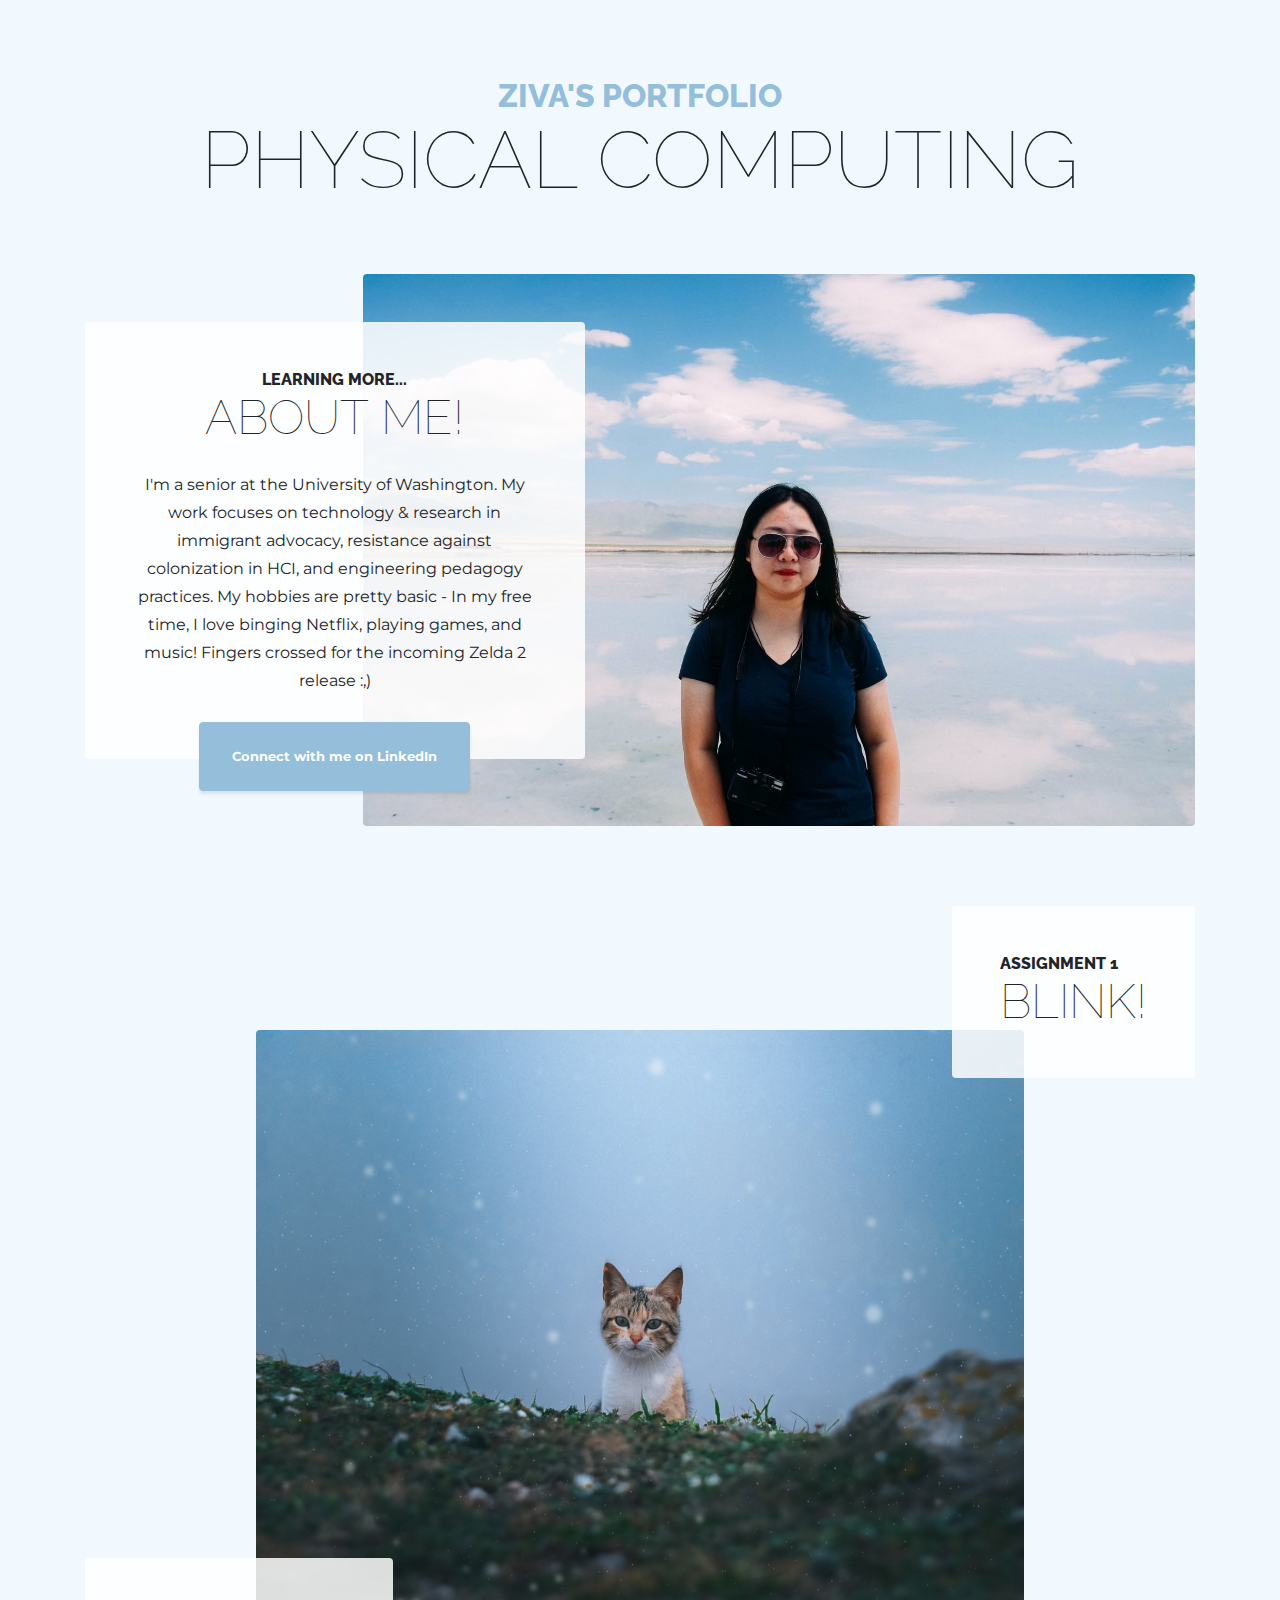
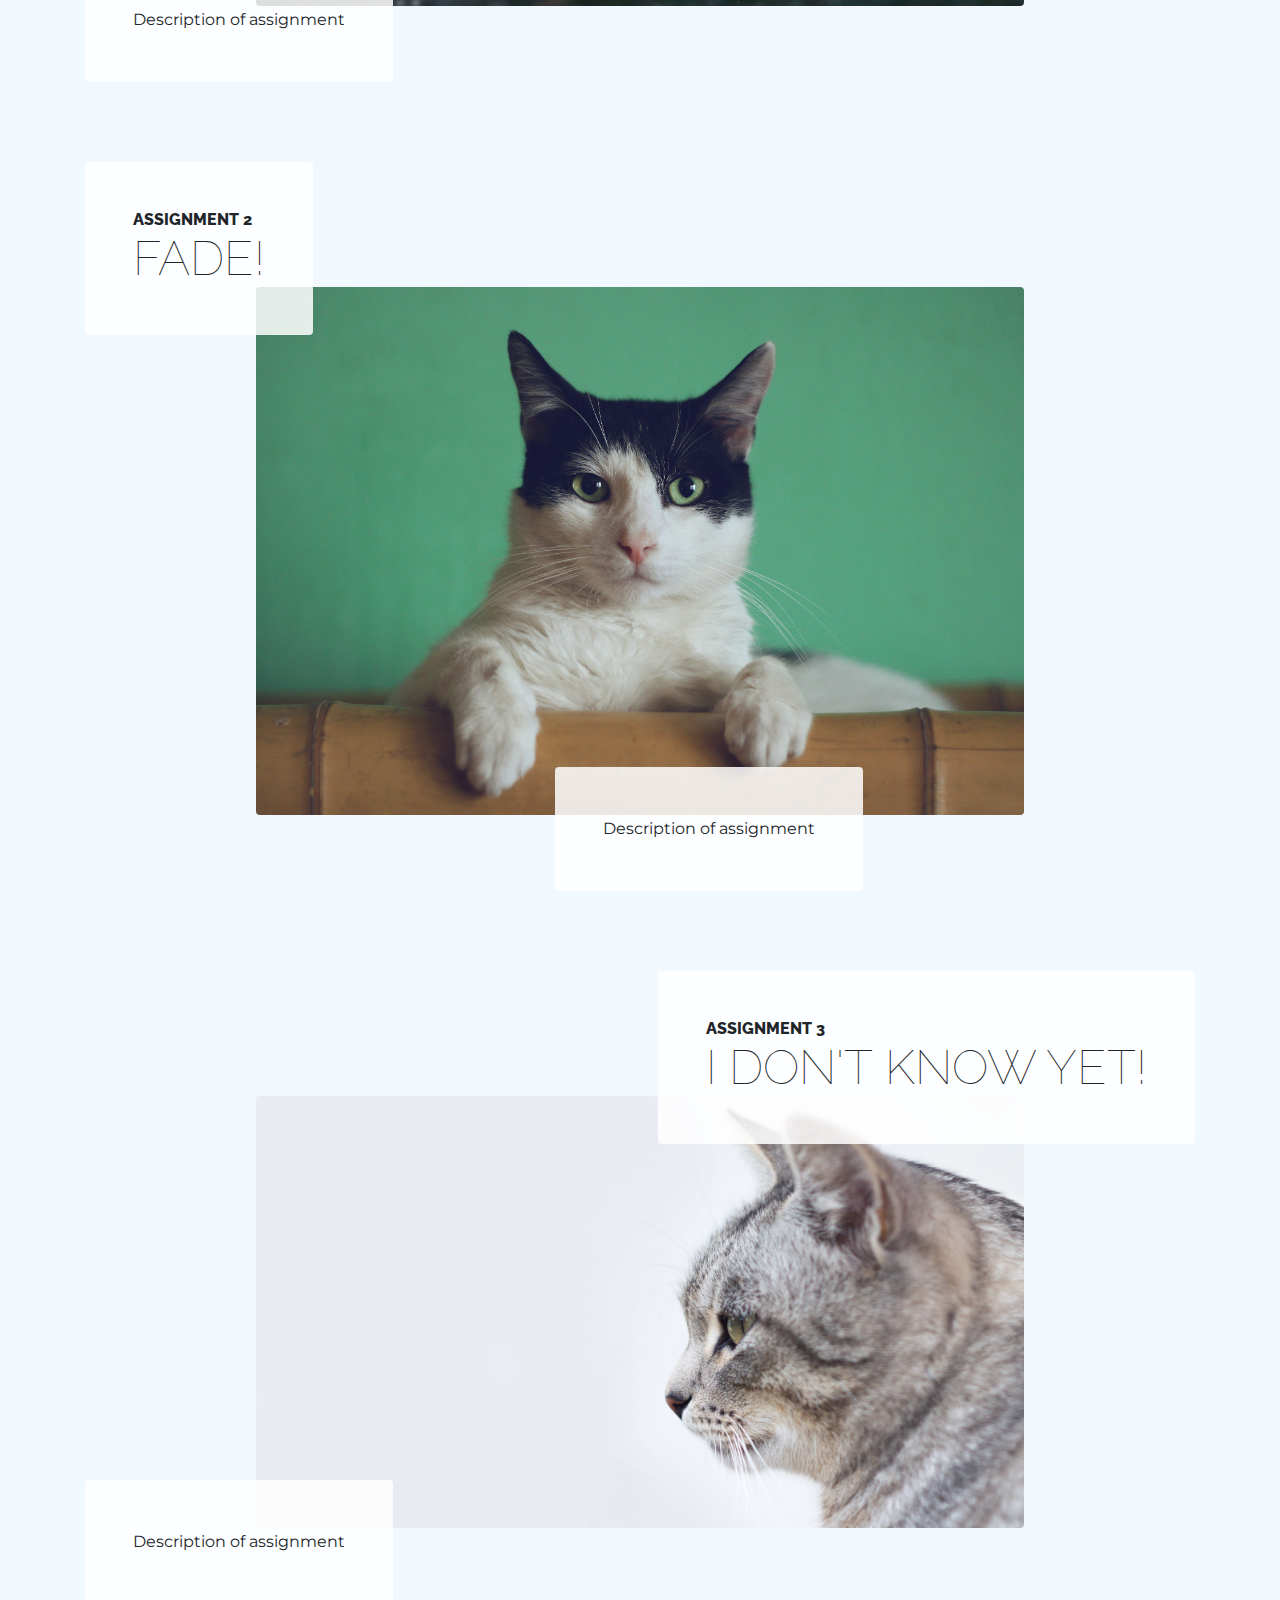
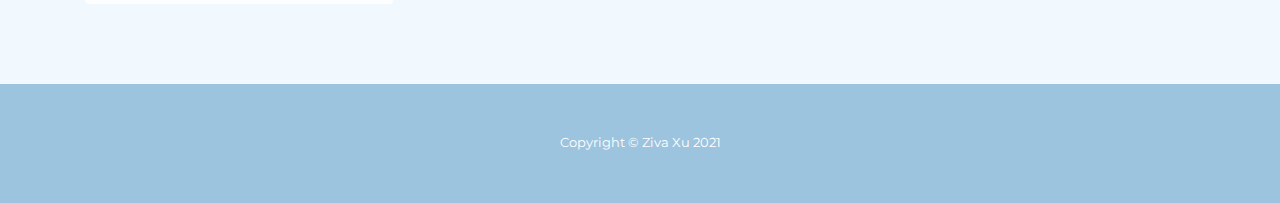
<file: index.html>
<!DOCTYPE html>
<html>
  <head>
    <meta name="viewport" content="width=device-width, initial-scale=1, shrink-to-fit=no">
    <meta name="description" content="">
    <meta name="author" content="">

    <title>Ziva Xu | Physical Computing Portfolio</title>

    <!-- Bootstrap core CSS -->
    <link href="vendor/bootstrap/css/bootstrap.min.css" rel="stylesheet">

    <!-- Custom fonts for this template -->
    <link href="https://fonts.googleapis.com/css?family=Raleway:100,100i,200,200i,300,300i,400,400i,500,500i,600,600i,700,700i,800,800i,900,900i" rel="stylesheet">
    <link href="https://fonts.googleapis.com/css2?family=Montserrat:wght@300;400&display=swap" rel="stylesheet">

    <!-- Custom styles for this template -->
    <link href="css/business-casual.css" rel="stylesheet">
    <link rel="icon" href="img/ziva.png">
  </head>

  <body>
  <h1 class="site-heading text-center text-black d-lg-block">
    <span class="site-heading-upper text-primary mb-3">Ziva's Portfolio</span>
    <span class="site-heading-lower">Physical Computing</span>
  </h1>

  <section class="page-section clearfix">
    <div class="container">
      <div class="intro">
        <img class="intro-img img-fluid mb-3 mb-lg-0 rounded" src="img/intro.jpg" alt="">
        <div class="intro-text left-0 text-center bg-faded p-5 rounded">
          <h2 class="section-heading mb-4">
            <span class="section-heading-upper">Learning more...</span>
            <span class="section-heading-lower">About me!</span>
          </h2>
          <p class="mb-3">I'm a senior at the University of Washington. My work focuses on technology & research in immigrant advocacy, resistance against colonization in HCI, and engineering pedagogy practices. My hobbies are pretty basic - In my free time, I love binging Netflix, playing games, and music! Fingers crossed for the incoming Zelda 2 release :,)
          </p>
          <div class="intro-button mx-auto">
            <a class="btn btn-primary btn-xl" href="https://www.linkedin.com/in/yuxin-xu-ziva/">Connect with me on LinkedIn</a>
          </div>
        </div>
      </div>
    </div>
  </section>

  <section class="page-section">
    <div class="container assignments">
      <div class="assignment-item">
        <div class="assignment-item-title d-flex">
          <div class="bg-faded p-5 d-flex ml-auto rounded">
            <h2 class="section-heading mb-0">
              <span class="section-heading-upper">assignment 1</span>
              <span class="section-heading-lower">Blink!</span>
            </h2>
          </div>
        </div>
        <a href="assignment1">
          <img class="assignment-item-img mx-auto d-flex rounded img-fluid mb-3 mb-lg-0" src="img/assignment-01.jpg" alt="">
        </a>
        <div class="assignment-item-description d-flex mr-auto">
          <div class="bg-faded p-5 rounded">
            <p class="mb-0">Description of assignment</p>
          </div>
        </div>
      </div>
    </div>
  </section>

  <section class="page-section">
    <div class="container assignments">
      <div class="assignment-item">
        <div class="assignment-item-title d-flex">
          <div class="bg-faded p-5 d-flex mr-auto rounded">
            <h2 class="section-heading mb-0">
              <span class="section-heading-upper">assignment 2</span>
              <span class="section-heading-lower">Fade!</span>
            </h2>
          </div>
        </div>
        <a href="assignment2">
          <img class="assignment-item-img mx-auto d-flex rounded img-fluid mb-3 mb-lg-0" src="img/assignment-02.jpg" alt="">
        </a>
        <div class="assignment-item-description d-flex ml-auto">
          <div class="bg-faded p-5 rounded">
            <p class="mb-0">Description of assignment</p>
          </div>
        </div>
      </div>
    </div>
  </section>

  <section class="page-section">
    <div class="container assignments">
      <div class="assignment-item">
        <div class="assignment-item-title d-flex">
          <div class="bg-faded p-5 d-flex ml-auto rounded">
            <h2 class="section-heading mb-0">
              <span class="section-heading-upper">assignment 3</span>
              <span class="section-heading-lower">I don't know yet!</span>
            </h2>
          </div>
        </div>
        <img class="assignment-item-img mx-auto d-flex rounded img-fluid mb-3 mb-lg-0" src="img/assignment-03.jpg" alt="">
        <div class="assignment-item-description d-flex mr-auto">
          <div class="bg-faded p-5 rounded">
            <p class="mb-0">Description of assignment</p>
          </div>
        </div>
      </div>
    </div>
  </section>

    <footer class="footer text-white text-center py-5">
      <div class="container">
        <p class="m-0 small">Copyright &copy; Ziva Xu 2021</p>
      </div>
    </footer>

    <!-- Bootstrap core JavaScript -->
    <script src="vendor/jquery/jquery.min.js"></script>
    <script src="vendor/bootstrap/js/bootstrap.bundle.min.js"></script>
  </body>
</html>
</file>
<file: css/business-casual.css>
/*!
 * Start Bootstrap - Business Casual v5.0.11 (https://startbootstrap.com/theme/business-casual)
 * Copyright 2013-2020 Start Bootstrap
 * Licensed under MIT (https://github.com/StartBootstrap/startbootstrap-business-casual/blob/master/LICENSE)
 */

body {
  font-family: 'Montserrat', sans-serif;
  background-color: #F2F9FE;
  background-attachment: fixed;
  background-position: center;
  background-size: cover;
}

h1,
h2,
h3,
h4,
h5,
h6 {
  font-family: 'Raleway';
}

p {
  line-height: 1.75;
}

.text-faded {
  color: rgba(255, 255, 255, 0.3);
}

.site-heading {
  margin-top: 5rem;
  margin-bottom: 5rem;
  text-transform: uppercase;
  line-height: 1;
  font-family: 'Raleway';
}

.site-heading .site-heading-upper {
  display: block;
  font-size: 2rem;
  font-weight: 800;
}

.site-heading .site-heading-lower {
  font-size: 5rem;
  font-weight: 100;
  line-height: 4rem;
}

.page-section {
  margin-top: 5rem;
  margin-bottom: 5rem;
}

.section-heading {
  text-transform: uppercase;
}

.section-heading .section-heading-upper {
  display: block;
  font-size: 1rem;
  font-weight: 800;
}

.section-heading .section-heading-lower {
  display: block;
  font-size: 3rem;
  font-weight: 100;
}

.bg-faded {
  background-color: rgba(255, 255, 255, 0.85);
}

#mainNav {
  background-color: rgba(47, 23, 15, 0.9);
  font-family: 'Raleway';
}

#mainNav .navbar-brand {
  color: #e6a756;
}

#mainNav .navbar-nav .nav-item .nav-link {
  color: rgba(255, 255, 255, 0.7);
  font-weight: 800;
}

#mainNav .navbar-nav .nav-item.active .nav-link {
  color: #e6a756;
}

@media (min-width: 992px) {
  #mainNav .navbar-nav .nav-item .nav-link {
    font-size: 0.9rem;
  }
  #mainNav .navbar-nav .nav-item .nav-link:hover {
    color: rgba(255, 255, 255, 0.4);
  }
  #mainNav .navbar-nav .nav-item.active .nav-link:hover {
    color: #e6a756;
  }
}

.btn-xl {
  font-weight: 700;
  font-size: 0.8rem;
  padding-top: 1.5rem;
  padding-bottom: 1.5rem;
  padding-left: 2rem;
  padding-right: 2rem;
}

.intro {
  position: relative;
}

@media (min-width: 992px) {
  .intro .intro-img {
    width: 75%;
    float: right;
  }
  .intro .intro-text {
    left: 0;
    width: 60%;
    margin-top: 3rem;
    position: absolute;
  }
  .intro .intro-text .intro-button {
    width: 100%;
    left: 0;
    position: absolute;
    bottom: -2rem;
  }
}

@media (min-width: 1200px) {
  .intro .intro-text {
    width: 45%;
  }
}

.cta {
  padding-top: 5rem;
  padding-bottom: 5rem;
  background-color: rgba(148, 190, 218, 0.9);
}

.cta .cta-inner {
  position: relative;
  padding: 3rem;
  margin: 0.5rem;
  background-color: rgba(255, 255, 255, 0.85);
}

.cta .cta-inner:before {
  border-radius: 0.5rem;
  content: '';
  position: absolute;
  top: -0.5rem;
  bottom: -0.5rem;
  left: -0.5rem;
  right: -0.5rem;
  border: 0.25rem solid rgba(255, 255, 255, 0.85);
  z-index: -1;
}

@media (min-width: 992px) {
  .about-heading .about-heading-img {
    position: relative;
    z-index: 0;
  }
  .about-heading .about-heading-content {
    margin-top: -5rem;
    position: relative;
    z-index: 1;
  }
}

@media (min-width: 992px) {
  .assignment-item .assignment-item-title {
    position: relative;
    z-index: 1;
    margin-bottom: -3rem;
  }
  .assignment-item .assignment-item-img {
    position: relative;
    z-index: 0;
    max-width: 60vw;
  }
  .assignment-item .assignment-item-description {
    position: relative;
    z-index: 1;
    margin-top: -3rem;
    max-width: 50vw;
  }
}

.list-hours {
  font-size: 0.9rem;
}

.list-hours .list-hours-item {
  border-bottom: 1px solid rgba(230, 167, 86, 0.5);
  padding-bottom: .25rem;
  margin-bottom: 1rem;
  font-style: italic;
}

.list-hours .list-hours-item.today {
  font-weight: bold;
  color: #e6a756;
}

@media (min-width: 992px) {
  .list-hours {
    width: 50%;
    font-size: 1.1rem;
  }
}

.address strong {
  font-size: 1.2rem;
}

.footer {
  background-color: rgba(148, 190, 218, 0.9);
}

.text-primary {
  color: #94BEDA !important;
}

.bg-primary {
  background-color: #e6a756 !important;
}

.btn {
  box-shadow: 0px 3px 3px 0px rgba(33, 37, 41, 0.1);
}

.btn-primary {
  background-color: #94BEDA;
  border-color: #94BEDA;
}

.btn-primary:hover, .btn-primary:focus, .btn-primary:active {
  background-color: #76AFD4;
  border-color: #76AFD4;
}

.font-weight-light {
  font-weight: 100 !important;
}
</file>
